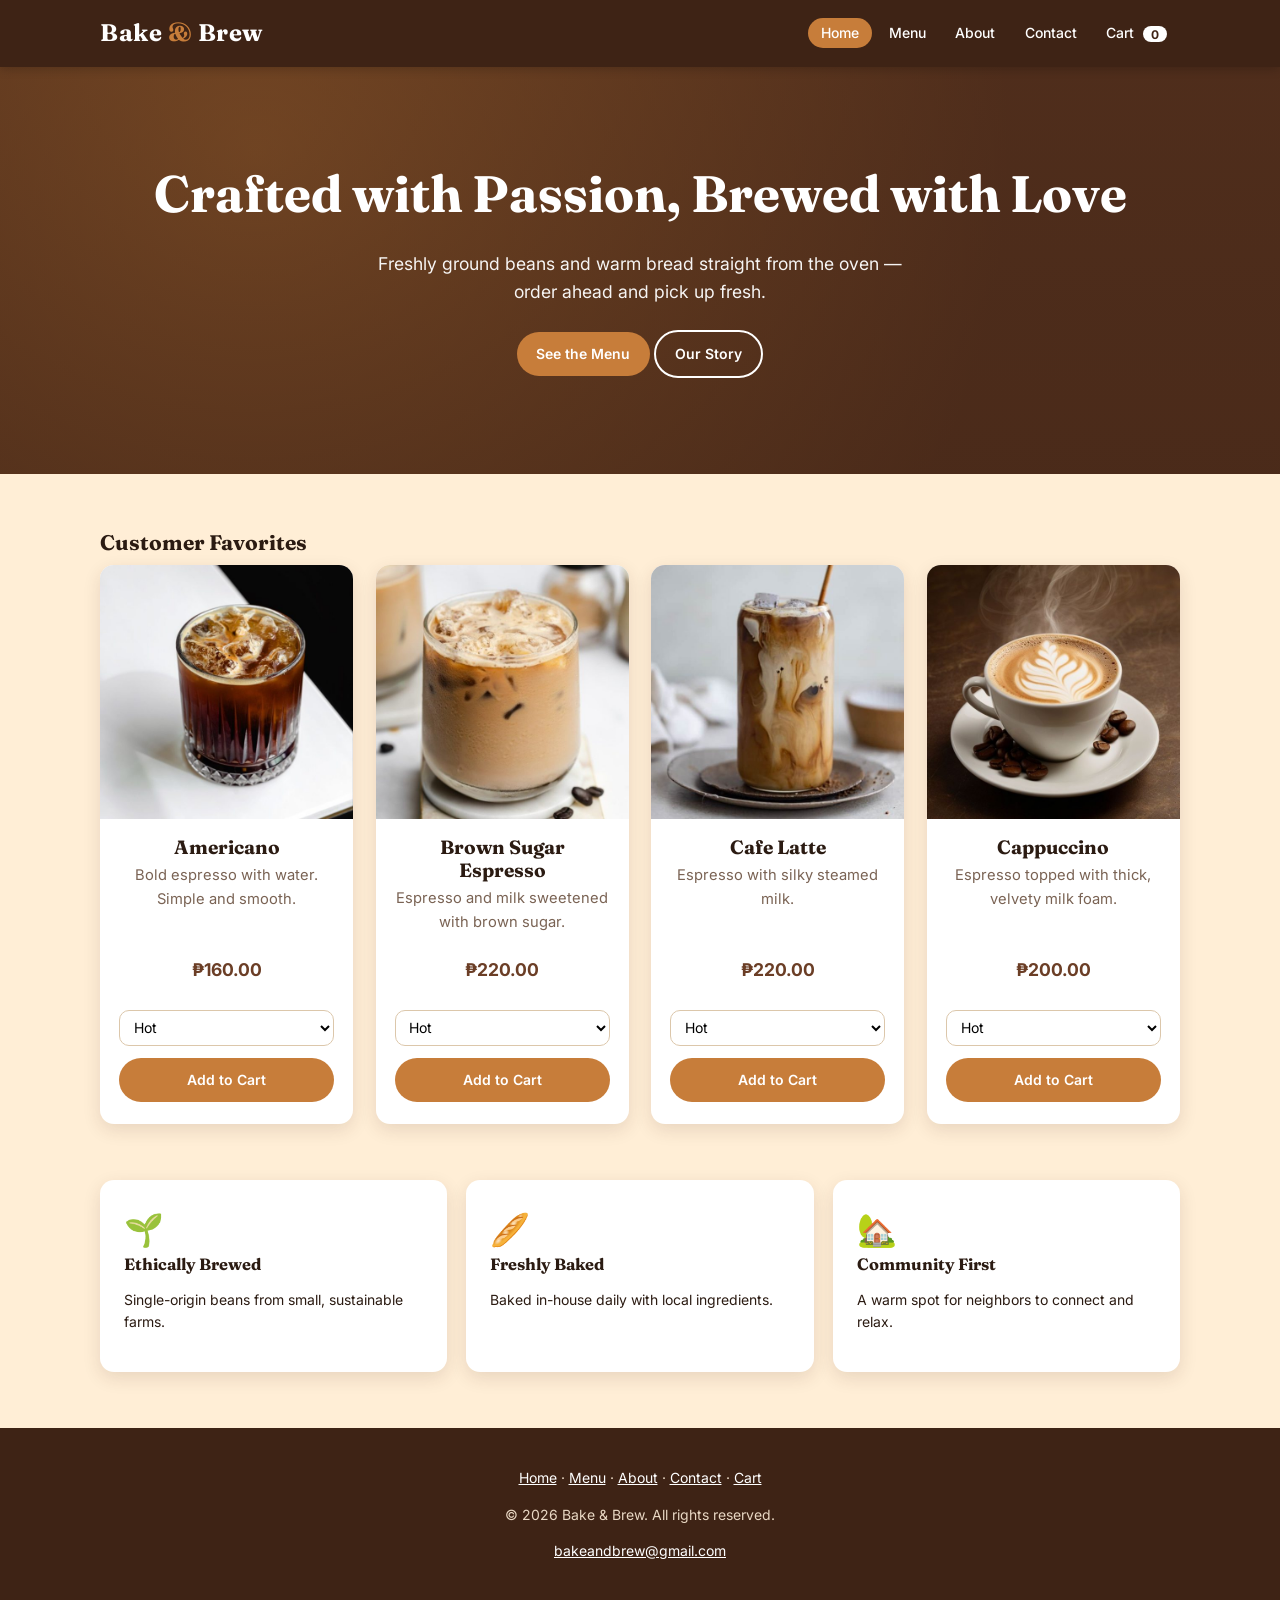
<file: Bake & Brew/index.html>
<!doctype html><html><head><meta charset=utf8><meta name=viewport content="width=device-width,initial-scale=1"><style>:root{color-scheme:light}body{margin:0;padding:0;font:14px -apple-system,BlinkMacSystemFont,sans-serif;background:#fff;color:#000}img{max-width:100%}[hidden]:not([hidden=until-found i]){display:none!important}</style></head><body>
<!DOCTYPE html>
<html lang="en">
<head>
<meta charset="UTF-8">
<meta name="viewport" content="width=device-width, initial-scale=1">
<title>Fresh Bread & Coffee | Bake &amp; Brew</title>
<meta name="description" content="Bake & Brew — freshly baked bread, pastries and coffee, ready for pickup.">
<link rel="preconnect" href="https://fonts.googleapis.com">
<link rel="preconnect" href="https://fonts.gstatic.com" crossorigin>
<link href="https://fonts.googleapis.com/css2?family=Fraunces:wght@600;700&family=Inter:wght@400;500;600;700&display=swap" rel="stylesheet">
<link rel="stylesheet" href="style.css">
<script src="script.js" defer></script>
</head>
<body>
<a class="skip" href="#main">Skip to content</a>
<header class="site"><div class="container">
  <a class="logo" href="index.html">Bake <span>&amp;</span> Brew</a>
  <nav aria-label="Main"><ul><li><a href="index.html" aria-current="page">Home</a></li><li><a href="product.html">Menu</a></li><li><a href="about.html">About</a></li><li><a href="contact.html">Contact</a></li><li><a href="cart.html">Cart <span class="cart-count" aria-label="items in cart">0</span></a></li></ul></nav>
</div></header>
<main id="main">

<section class="hero">
  <h2>Crafted with Passion, Brewed with Love</h2>
  <p>Freshly ground beans and warm bread straight from the oven — order ahead and pick up fresh.</p>
  <a class="btn" href="product.html">See the Menu</a>
  <a class="btn ghost" href="about.html">Our Story</a>
</section>
<section class="block"><div class="container">
  <h2>Customer Favorites</h2>
  <div class="grid" id="menu-grid" data-featured="4"></div>
</div></section>
<section class="block" style="padding-top:0"><div class="container features">
  <div class="feature"><div class="ico">🌱</div><h3>Ethically Brewed</h3><p>Single-origin beans from small, sustainable farms.</p></div>
  <div class="feature"><div class="ico">🥖</div><h3>Freshly Baked</h3><p>Baked in-house daily with local ingredients.</p></div>
  <div class="feature"><div class="ico">🏡</div><h3>Community First</h3><p>A warm spot for neighbors to connect and relax.</p></div>
</div></section>
</main>
<footer class="site">
  <p class="foot-nav"><a href="index.html">Home</a> · <a href="product.html">Menu</a> · <a href="about.html">About</a> · <a href="contact.html">Contact</a> · <a href="cart.html">Cart</a></p>
  <p>&copy; 2026 Bake &amp; Brew. All rights reserved.</p>
  <p><a href="mailto:bakeandbrew@gmail.com">bakeandbrew@gmail.com</a></p>
</footer>
</body>
</html>

</body></html>
</file>
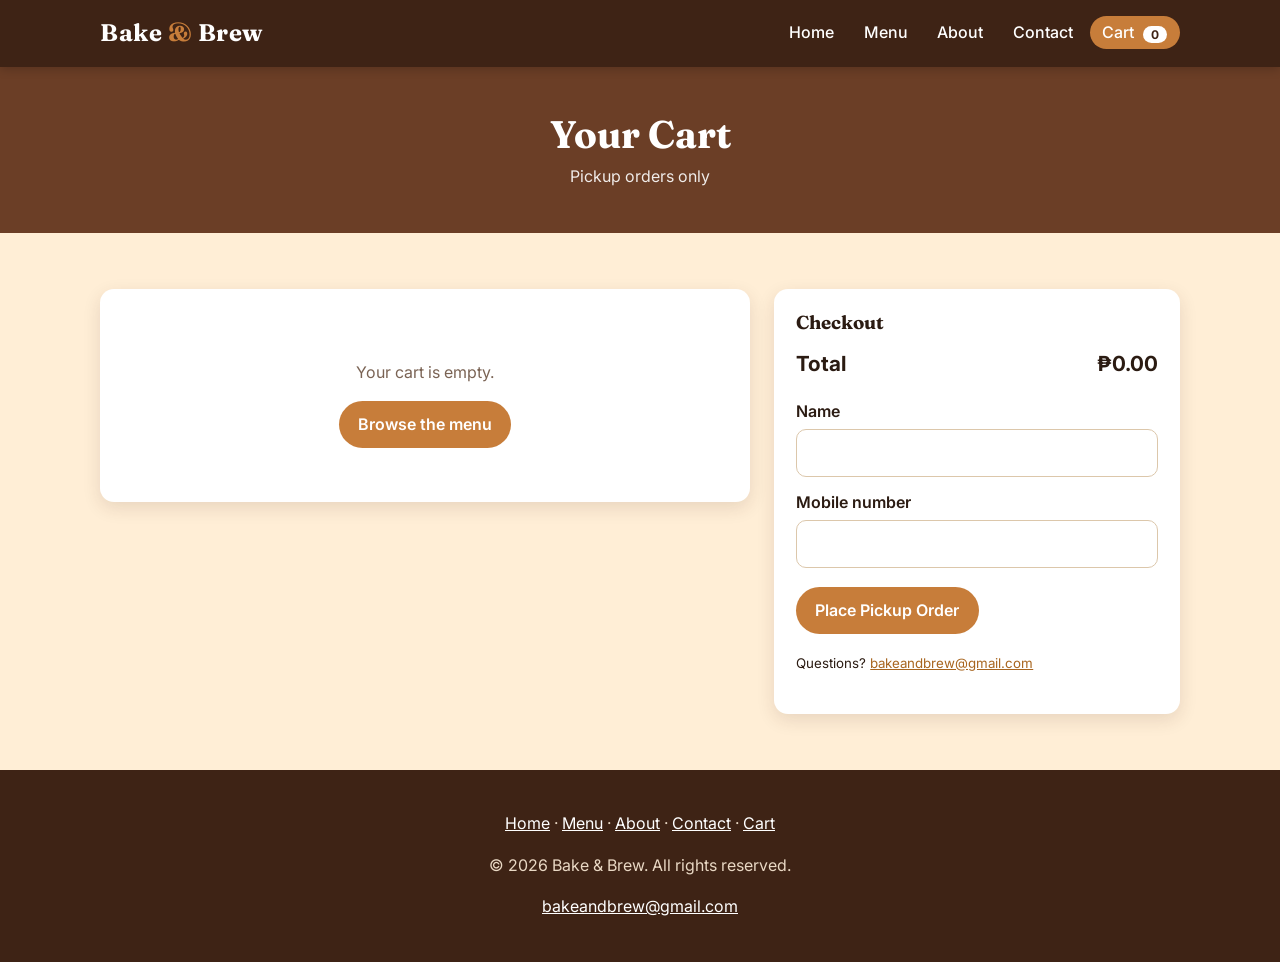
<file: Bake & Brew/cart.html>
<!DOCTYPE html>
<html lang="en">
<head>
<meta charset="UTF-8">
<meta name="viewport" content="width=device-width, initial-scale=1">
<title>Your Cart | Bake &amp; Brew</title>
<meta name="description" content="Review your Bake & Brew order and check out for pickup.">
<link rel="preconnect" href="https://fonts.googleapis.com">
<link rel="preconnect" href="https://fonts.gstatic.com" crossorigin>
<link href="https://fonts.googleapis.com/css2?family=Fraunces:wght@600;700&family=Inter:wght@400;500;600;700&display=swap" rel="stylesheet">
<link rel="stylesheet" href="style.css">
<script src="script.js" defer></script>
</head>
<body>
<a class="skip" href="#main">Skip to content</a>
<header class="site"><div class="container">
  <a class="logo" href="index.html">Bake <span>&amp;</span> Brew</a>
  <nav aria-label="Main"><ul><li><a href="index.html">Home</a></li><li><a href="product.html">Menu</a></li><li><a href="about.html">About</a></li><li><a href="contact.html">Contact</a></li><li><a href="cart.html" aria-current="page">Cart <span class="cart-count" aria-label="items in cart">0</span></a></li></ul></nav>
</div></header>
<main id="main">

<div class="page-title"><h2>Your Cart</h2><p>Pickup orders only</p></div>
<section class="block"><div class="container cart-wrap">
  <div class="panel" id="cart-items" aria-live="polite"></div>
  <div class="panel">
    <h3>Checkout</h3>
    <div class="total-line"><span>Total</span><span id="total">₱0.00</span></div>
    <form id="order-form">
      <label for="name">Name</label>
      <input id="name" name="name" required autocomplete="name">
      <label for="phone">Mobile number</label>
      <input id="phone" name="phone" type="tel" required autocomplete="tel">
      <p style="margin-top:1.2rem"><button type="submit">Place Pickup Order</button></p>
    </form>
    <p id="order-msg" class="notice" role="status" hidden></p>
    <p><small>Questions? <a href="mailto:bakeandbrew@gmail.com">bakeandbrew@gmail.com</a></small></p>
  </div>
</div></section>
</main>
<footer class="site">
  <p class="foot-nav"><a href="index.html">Home</a> · <a href="product.html">Menu</a> · <a href="about.html">About</a> · <a href="contact.html">Contact</a> · <a href="cart.html">Cart</a></p>
  <p>&copy; 2026 Bake &amp; Brew. All rights reserved.</p>
  <p><a href="mailto:bakeandbrew@gmail.com">bakeandbrew@gmail.com</a></p>
</footer>
</body>
</html>
</file>
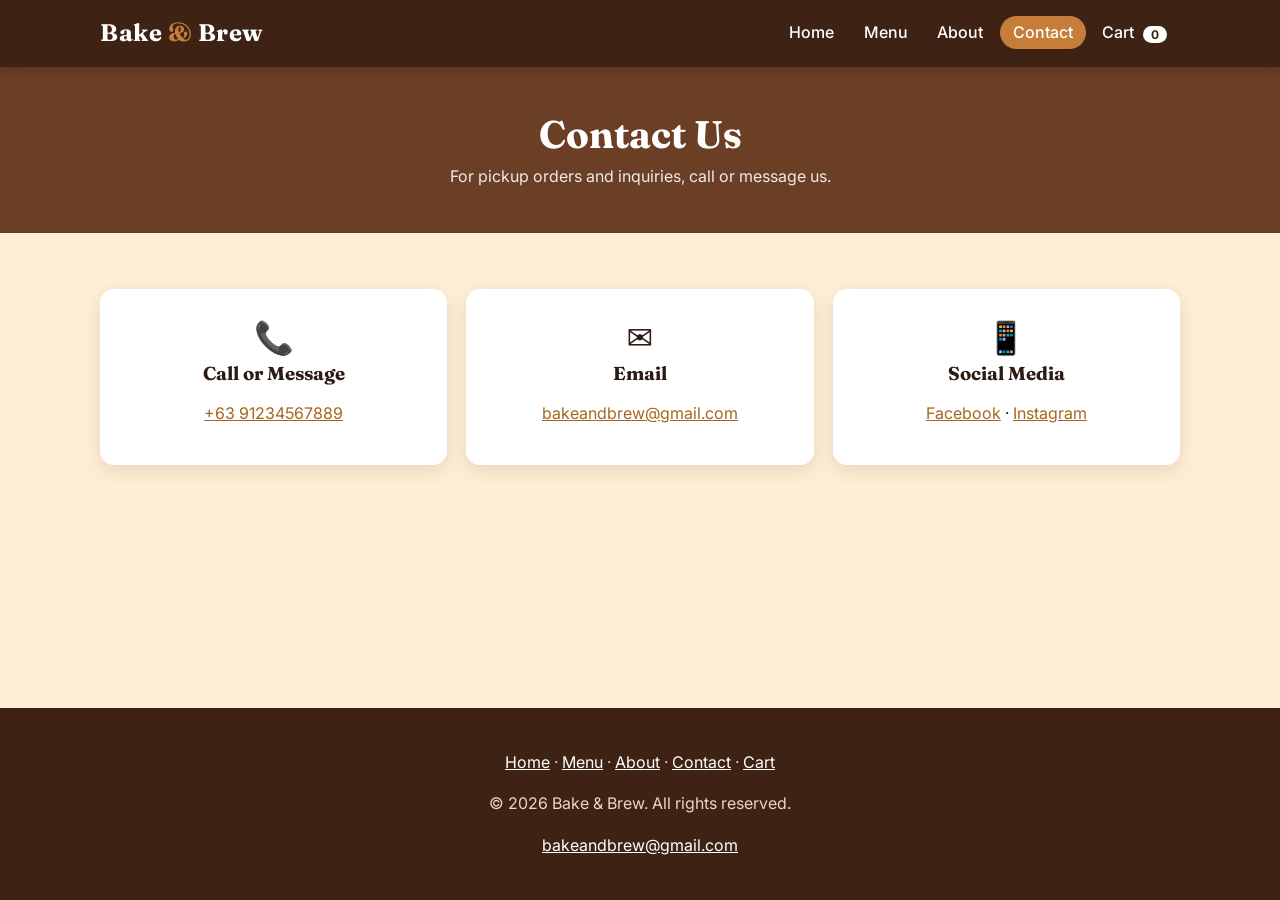
<file: Bake & Brew/contact.html>
<!DOCTYPE html>
<html lang="en">
<head>
<meta charset="UTF-8">
<meta name="viewport" content="width=device-width, initial-scale=1">
<title>Contact Us | Bake &amp; Brew</title>
<meta name="description" content="Contact Bake & Brew for pickup orders and inquiries.">
<link rel="preconnect" href="https://fonts.googleapis.com">
<link rel="preconnect" href="https://fonts.gstatic.com" crossorigin>
<link href="https://fonts.googleapis.com/css2?family=Fraunces:wght@600;700&family=Inter:wght@400;500;600;700&display=swap" rel="stylesheet">
<link rel="stylesheet" href="style.css">
<script src="script.js" defer></script>
</head>
<body>
<a class="skip" href="#main">Skip to content</a>
<header class="site"><div class="container">
  <a class="logo" href="index.html">Bake <span>&amp;</span> Brew</a>
  <nav aria-label="Main"><ul><li><a href="index.html">Home</a></li><li><a href="product.html">Menu</a></li><li><a href="about.html">About</a></li><li><a href="contact.html" aria-current="page">Contact</a></li><li><a href="cart.html">Cart <span class="cart-count" aria-label="items in cart">0</span></a></li></ul></nav>
</div></header>
<main id="main">

<div class="page-title"><h2>Contact Us</h2><p>For pickup orders and inquiries, call or message us.</p></div>
<section class="block"><div class="container contact-grid">
  <div class="panel contact-card"><div class="ico">📞</div><h3>Call or Message</h3><p><a href="tel:+6391234567889">+63 91234567889</a></p></div>
  <div class="panel contact-card"><div class="ico">✉️</div><h3>Email</h3><p><a href="mailto:bakeandbrew@gmail.com">bakeandbrew@gmail.com</a></p></div>
  <div class="panel contact-card"><div class="ico">📱</div><h3>Social Media</h3>
    <p><a href="https://facebook.com/bakeandbrew" target="_blank" rel="noopener">Facebook</a> ·
       <a href="https://instagram.com/bakeandbrew" target="_blank" rel="noopener">Instagram</a></p></div>
</div></section>
</main>
<footer class="site">
  <p class="foot-nav"><a href="index.html">Home</a> · <a href="product.html">Menu</a> · <a href="about.html">About</a> · <a href="contact.html">Contact</a> · <a href="cart.html">Cart</a></p>
  <p>&copy; 2026 Bake &amp; Brew. All rights reserved.</p>
  <p><a href="mailto:bakeandbrew@gmail.com">bakeandbrew@gmail.com</a></p>
</footer>
</body>
</html>
</file>
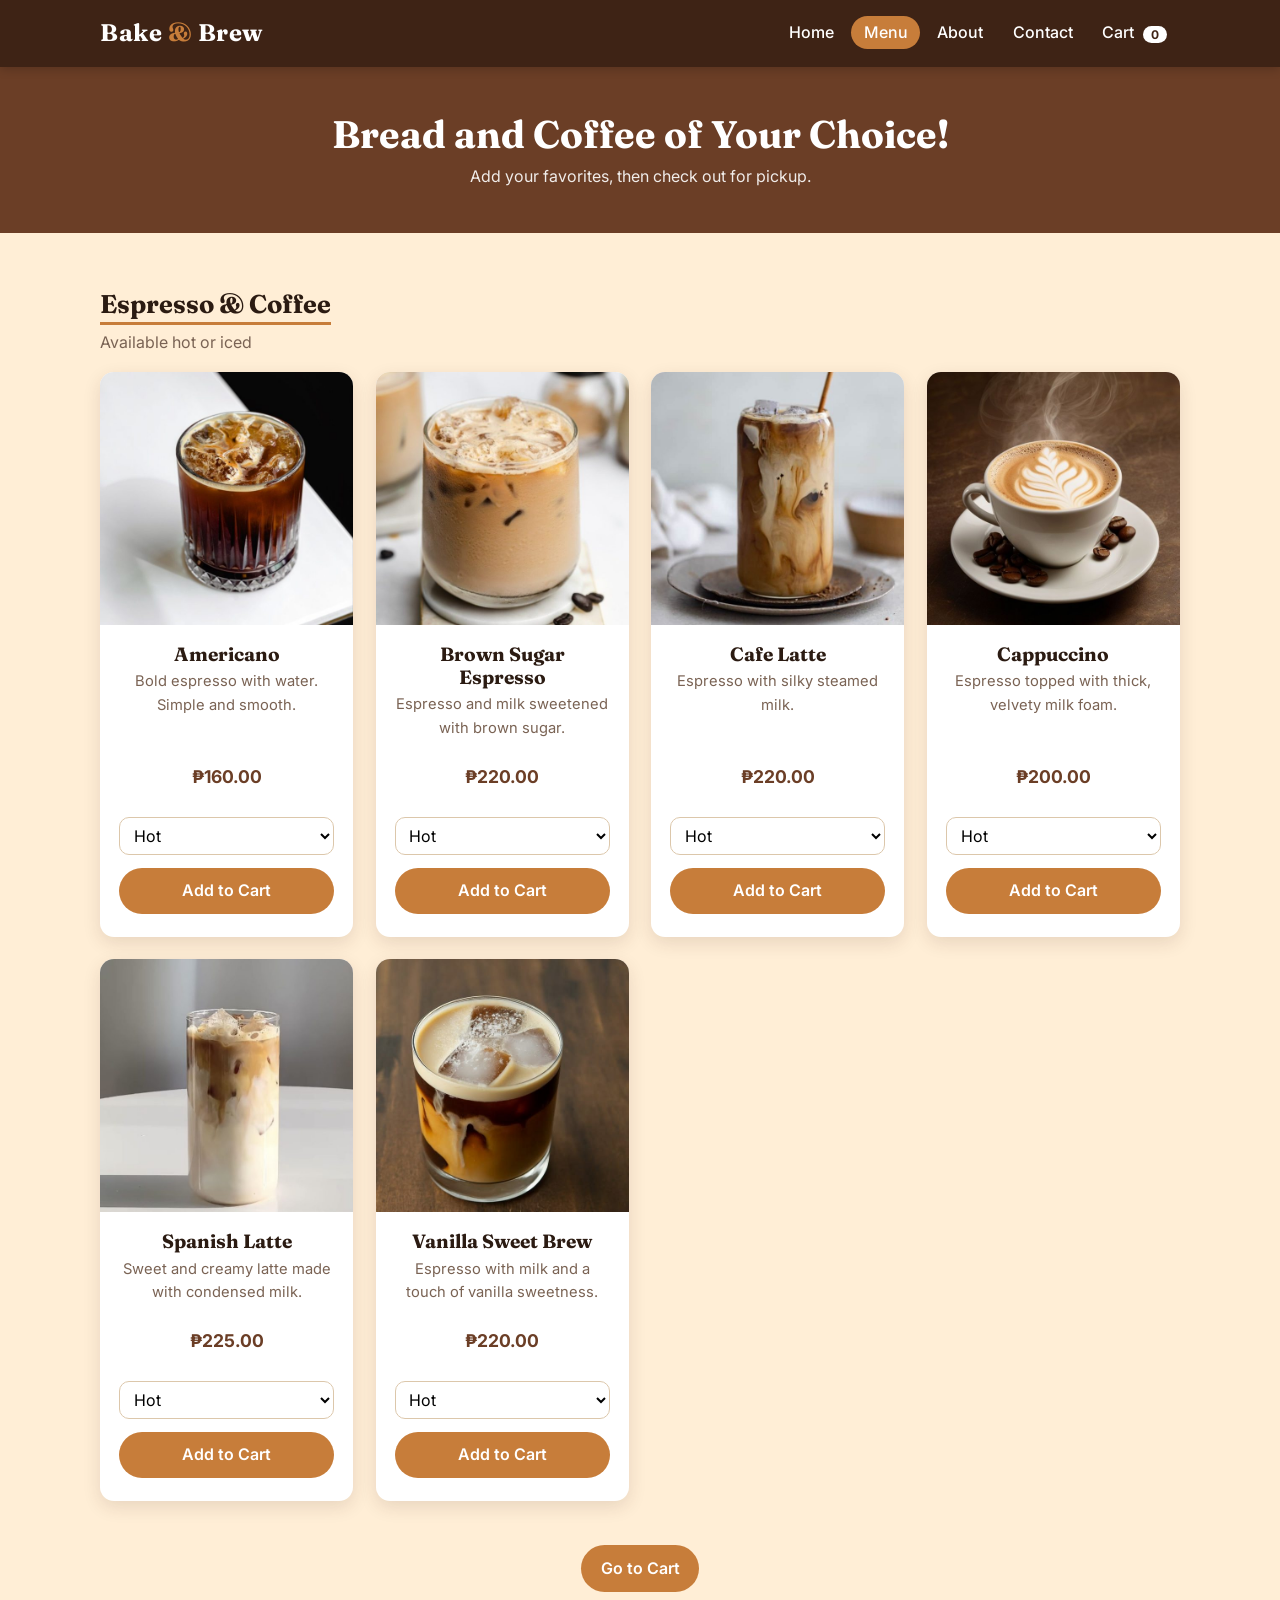
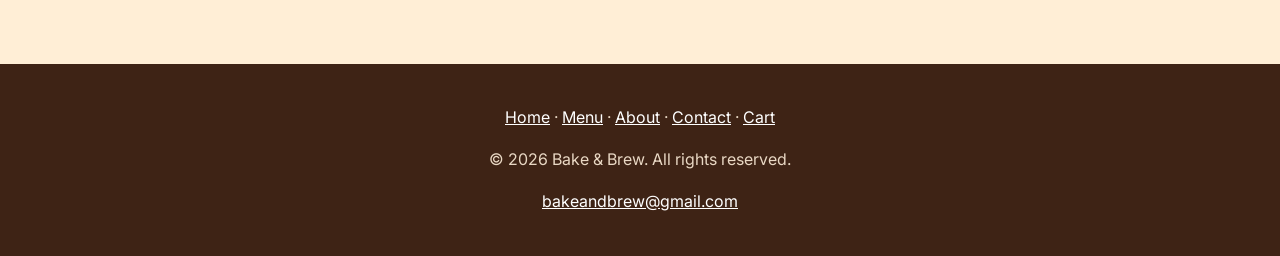
<file: Bake & Brew/product.html>
<!DOCTYPE html>
<html lang="en">
<head>
<meta charset="UTF-8">
<meta name="viewport" content="width=device-width, initial-scale=1">
<title>Menu | Bake &amp; Brew</title>
<meta name="description" content="Browse the Bake & Brew menu of coffee, bread and pastries.">
<link rel="preconnect" href="https://fonts.googleapis.com">
<link rel="preconnect" href="https://fonts.gstatic.com" crossorigin>
<link href="https://fonts.googleapis.com/css2?family=Fraunces:wght@600;700&family=Inter:wght@400;500;600;700&display=swap" rel="stylesheet">
<link rel="stylesheet" href="style.css">
<script src="script.js" defer></script>
</head>
<body>
<a class="skip" href="#main">Skip to content</a>
<header class="site"><div class="container">
  <a class="logo" href="index.html">Bake <span>&amp;</span> Brew</a>
  <nav aria-label="Main"><ul><li><a href="index.html">Home</a></li><li><a href="product.html" aria-current="page">Menu</a></li><li><a href="about.html">About</a></li><li><a href="contact.html">Contact</a></li><li><a href="cart.html">Cart <span class="cart-count" aria-label="items in cart">0</span></a></li></ul></nav>
</div></header>
<main id="main">

<div class="page-title"><h2>Bread and Coffee of Your Choice!</h2><p>Add your favorites, then check out for pickup.</p></div>
<section class="block"><div class="container">
  <div id="menu-grid"></div>
  <p style="text-align:center;margin-top:2rem"><a class="btn" href="cart.html">Go to Cart</a></p>
</div></section>
</main>
<footer class="site">
  <p class="foot-nav"><a href="index.html">Home</a> · <a href="product.html">Menu</a> · <a href="about.html">About</a> · <a href="contact.html">Contact</a> · <a href="cart.html">Cart</a></p>
  <p>&copy; 2026 Bake &amp; Brew. All rights reserved.</p>
  <p><a href="mailto:bakeandbrew@gmail.com">bakeandbrew@gmail.com</a></p>
</footer>
</body>
</html>
</file>
<file: Bake & Brew/style.css>
/* Bake & Brew — shared styles */
:root{
  --cream:#FFEED6; --cream-2:#FFF8EC; --brown:#6B3E26; --brown-d:#3E2315;
  --caramel:#C77D3A; --caramel-d:#A8651F; --ink:#2B1B12; --muted:#7A6354;
  --card:#fff; --radius:14px; --shadow:0 6px 18px rgba(62,35,21,.12);
}
*{box-sizing:border-box}
html{scroll-behavior:smooth}
body{margin:0;font-family:'Inter',system-ui,-apple-system,'Segoe UI',Arial,sans-serif;background:var(--cream);color:var(--ink);line-height:1.6;display:flex;flex-direction:column;min-height:100vh}
h1,h2,h3{font-family:'Fraunces',Georgia,serif;line-height:1.2;margin:0 0 .5em}
a{color:var(--caramel-d)}
img{max-width:100%;display:block}
main{flex:1}
.container{width:min(1080px,100% - 2rem);margin-inline:auto}
.skip{position:absolute;left:-999px;top:0;background:#fff;padding:.5rem 1rem;z-index:99}
.skip:focus{left:0}

/* Header */
header.site{background:var(--brown-d);color:#fff;position:sticky;top:0;z-index:10;box-shadow:0 2px 10px rgba(0,0,0,.2)}
header.site .container{display:flex;justify-content:space-between;align-items:center;gap:1rem;padding:.9rem 0;flex-wrap:wrap}
.logo{font-family:'Fraunces',Georgia,serif;font-size:1.5rem;font-weight:700;color:#fff;text-decoration:none;letter-spacing:.5px}
.logo span{color:var(--caramel)}
nav ul{list-style:none;display:flex;gap:.25rem;margin:0;padding:0;flex-wrap:wrap}
nav a{color:#fff;text-decoration:none;padding:.4rem .8rem;border-radius:999px;font-weight:500;transition:background .2s}
nav a:hover,nav a:focus-visible{background:rgba(255,255,255,.15)}
nav a[aria-current="page"]{background:var(--caramel)}
.cart-count{background:#fff;color:var(--brown-d);border-radius:999px;font-size:.75rem;padding:.05rem .5rem;margin-left:.3rem;font-weight:700}

/* Hero */
.hero{background:linear-gradient(rgba(62,35,21,.62),rgba(62,35,21,.72)),radial-gradient(circle at 20% 20%,#C77D3A,#6B3E26 70%);color:#fff;text-align:center;padding:96px 20px}
.hero h2{font-size:clamp(2rem,5vw,3.2rem)}
.hero p{max-width:34rem;margin:0 auto 1.5rem;font-size:1.1rem;opacity:.95}
.page-title{background:var(--brown);color:#fff;text-align:center;padding:44px 20px}
.page-title h2{font-size:clamp(1.8rem,4vw,2.4rem);margin:0}
.page-title p{margin:.4rem 0 0;opacity:.9}

/* Buttons */
.btn,button{background:var(--caramel);color:#fff;border:0;padding:.65rem 1.2rem;border-radius:999px;font:inherit;font-weight:600;cursor:pointer;text-decoration:none;display:inline-block;transition:background .2s,transform .1s}
.btn:hover,button:hover{background:var(--caramel-d)}
.btn:active,button:active{transform:scale(.97)}
.btn.ghost{background:transparent;border:2px solid #fff}
.btn.ghost:hover{background:rgba(255,255,255,.15)}
:focus-visible{outline:3px solid var(--brown-d);outline-offset:2px}

/* Sections */
section.block{padding:56px 0}
.grid{display:grid;grid-template-columns:repeat(auto-fill,minmax(230px,1fr));gap:1.4rem}
.product-card{background:var(--card);border-radius:var(--radius);box-shadow:var(--shadow);overflow:hidden;text-align:center;display:flex;flex-direction:column;transition:transform .2s}
.product-card:hover{transform:translateY(-4px)}
.product-card .thumb{width:100%;aspect-ratio:1/1;object-fit:cover;background:#E7B77C}
.product-card .body{padding:1.1rem 1.2rem 1.4rem;display:flex;flex-direction:column;flex:1;gap:.3rem}
.product-card h3{margin:0;font-size:1.2rem}
.product-card .desc{color:var(--muted);font-size:.92rem;margin:0;flex:1}
.price{font-weight:700;color:var(--brown);font-size:1.1rem}
.features{display:grid;grid-template-columns:repeat(auto-fit,minmax(220px,1fr));gap:1.2rem}
.feature{background:var(--card);border-radius:var(--radius);padding:1.5rem;box-shadow:var(--shadow)}
.feature .ico{font-size:2rem}

/* About */
.story{display:grid;grid-template-columns:1fr 1fr;gap:2rem;align-items:center}
.story img{border-radius:var(--radius);box-shadow:var(--shadow);width:100%;aspect-ratio:4/3;object-fit:cover;background:#E7B77C}
.cta{text-align:center;background:var(--cream-2);border-radius:var(--radius);padding:2.5rem 1rem;box-shadow:var(--shadow)}

/* Cart */
.cart-wrap{display:grid;grid-template-columns:1.6fr 1fr;gap:1.5rem;align-items:start}
.panel{background:var(--card);border-radius:var(--radius);box-shadow:var(--shadow);padding:1.4rem}
.cart-row{display:grid;grid-template-columns:48px 1fr auto auto;gap:.9rem;align-items:center;padding:.8rem 0;border-bottom:1px solid #f0e2cf}
.cart-row:last-child{border-bottom:0}
.cart-row .em{font-size:2rem}
.qty{display:flex;align-items:center;gap:.4rem}
.qty button{padding:0;width:30px;height:30px;border-radius:50%;line-height:1}
.link-btn{background:none;color:#a33;padding:.2rem .4rem;font-weight:500;font-size:.85rem}
.link-btn:hover{background:none;text-decoration:underline}
.total-line{display:flex;justify-content:space-between;font-size:1.3rem;font-weight:700;margin:.8rem 0 1.2rem}
.empty{text-align:center;color:var(--muted);padding:2rem 0}

/* Forms */
form label{display:block;font-weight:600;margin:.8rem 0 .25rem}
input,textarea,select{width:100%;padding:.65rem .8rem;border:1.5px solid #dcc7ab;border-radius:10px;font:inherit;background:#fff}
input:focus,textarea:focus{border-color:var(--caramel);outline:none;box-shadow:0 0 0 3px rgba(199,125,58,.25)}
.notice{background:#e8f5e9;border:1px solid #9ccc9f;color:#1e4d24;padding:1rem;border-radius:10px;margin-top:1rem}
.contact-grid{display:grid;grid-template-columns:repeat(auto-fit,minmax(240px,1fr));gap:1.2rem}
.contact-card{text-align:center}
.contact-card .ico{font-size:2rem}

/* Footer */
footer.site{background:var(--brown-d);color:#e9d8c4;text-align:center;padding:1.6rem 1rem;margin-top:auto}
footer.site a{color:#fff}

/* Toast */
#toast{position:fixed;bottom:20px;left:50%;transform:translateX(-50%) translateY(80px);background:var(--brown-d);color:#fff;padding:.7rem 1.2rem;border-radius:999px;opacity:0;transition:.3s;z-index:50}
#toast.show{opacity:1;transform:translateX(-50%) translateY(0)}

@media(max-width:760px){
  .story,.cart-wrap{grid-template-columns:1fr}
  .hero{padding:64px 20px}
  .cart-row{grid-template-columns:40px 1fr auto}
  .cart-row .line-total{grid-column:2/4}
}
@media(prefers-reduced-motion:reduce){*{transition:none!important;scroll-behavior:auto!important}}

.cat{margin-bottom:2.8rem}
.cat-title{font-size:1.6rem;border-bottom:3px solid var(--caramel);display:inline-block;padding-bottom:.15rem;margin-bottom:.3rem}
.cat-note{margin:0 0 1rem;color:var(--muted)}
.opt select{padding:.45rem .6rem;margin:.2rem 0 .5rem}
.sr{position:absolute;width:1px;height:1px;overflow:hidden;clip:rect(0 0 0 0)}
.cart-img{width:56px;height:56px;border-radius:10px;object-fit:cover}
.tag{background:var(--cream);color:var(--brown);border-radius:999px;font-size:.75rem;padding:.05rem .55rem;font-weight:600;margin-left:.3rem}
@media(max-width:760px){.cart-row{grid-template-columns:56px 1fr auto}}
</file>
